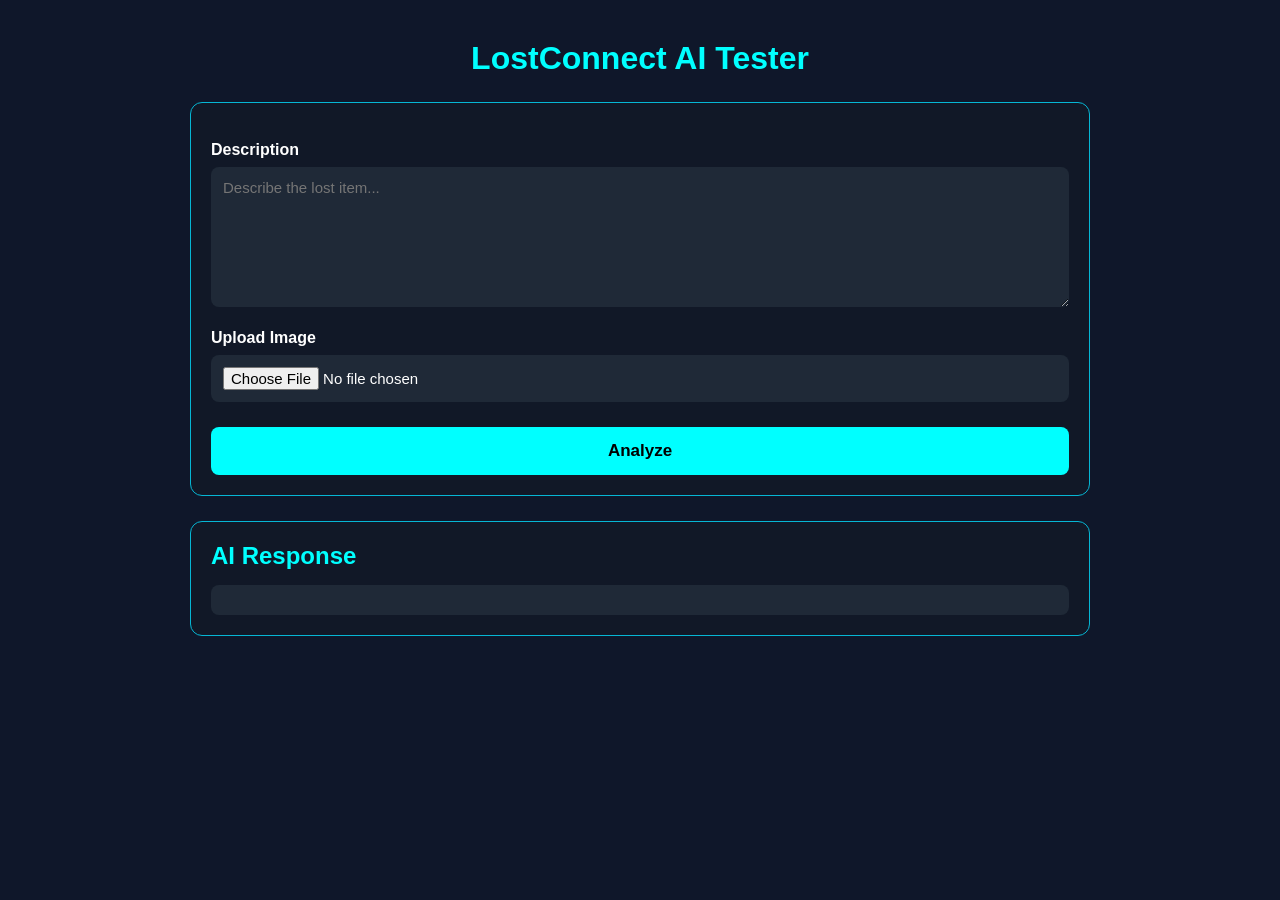
<file: testing_ui/index.html>
<!DOCTYPE html>
<html lang="en">

<head>
    <meta charset="UTF-8">
    <meta name="viewport" content="width=device-width, initial-scale=1.0">
    <title>LostConnect AI Tester</title>

    <link rel="stylesheet" href="style.css">
</head>

<body>

    <div class="container">

        <h1>LostConnect AI Tester</h1>

        <div class="card">


            <label>Description</label>
            <textarea id="description"
                placeholder="Describe the lost item..."></textarea>

            <label>Upload Image</label>
            <input type="file" id="image" accept="image/*">

            <img id="preview">

            <button id="analyzeBtn">
                Analyze
            </button>

        </div>

        <div class="result">

            <h2>AI Response</h2>

            <pre id="output"></pre>

        </div>

    </div>

    <script src="script.js"></script>

</body>

</html>
</file>
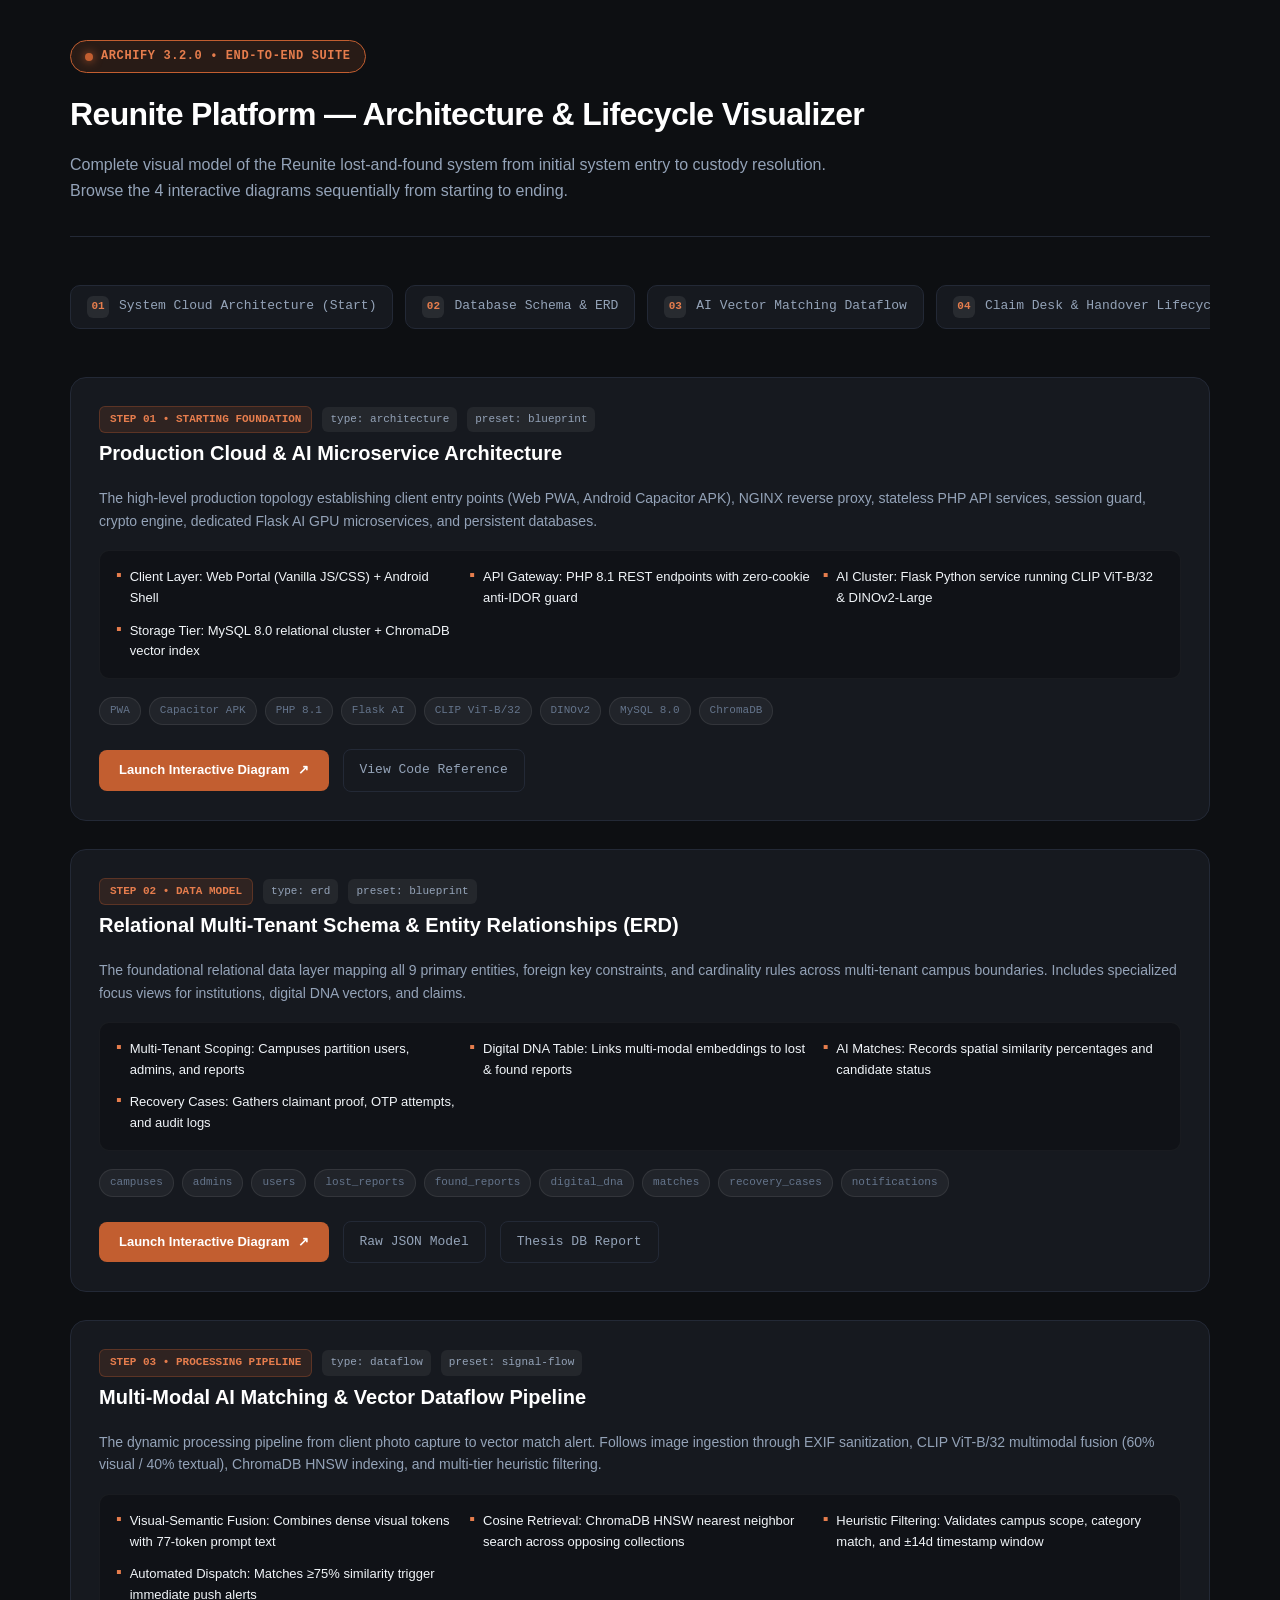
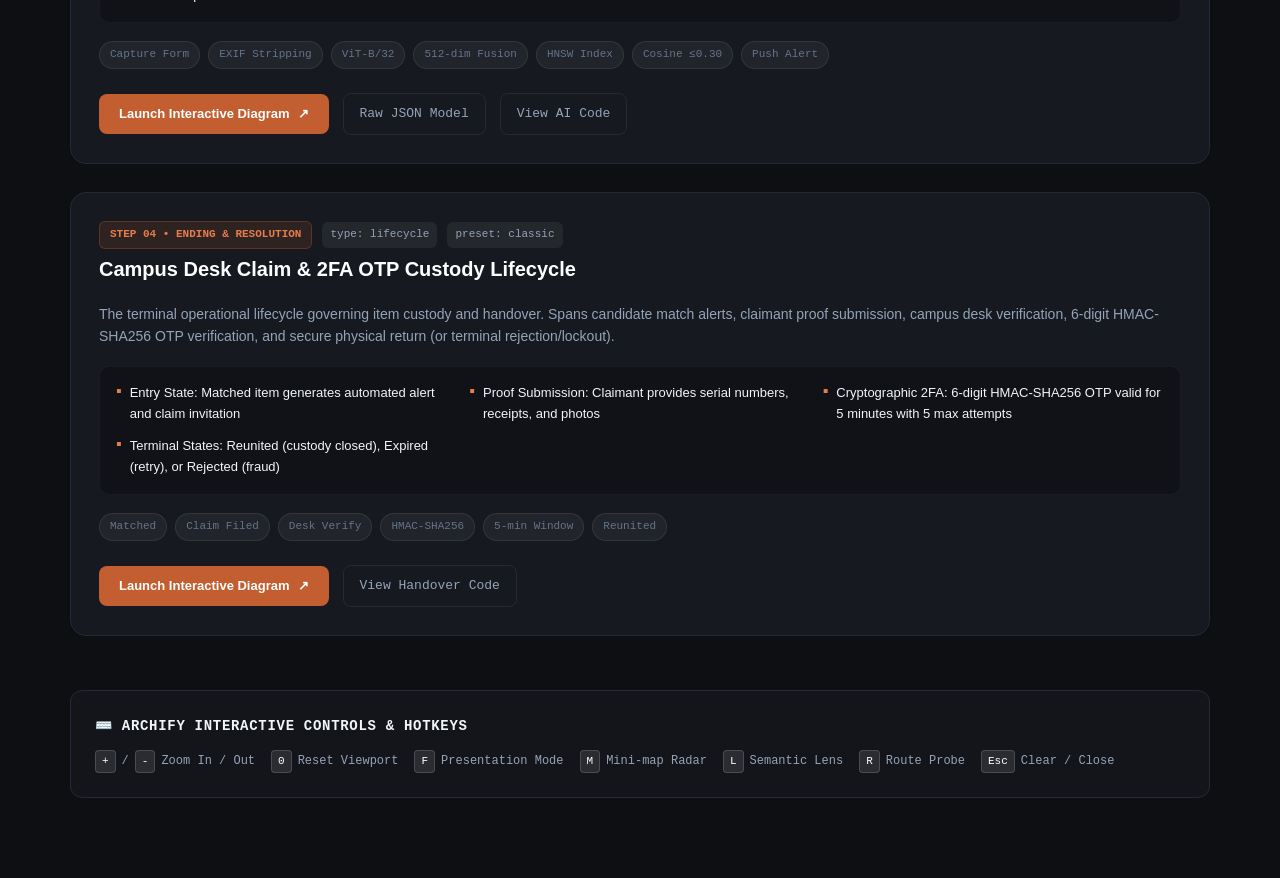
<file: documentation/archify/index.html>
<!DOCTYPE html>
<html lang="en">
<head>
  <meta charset="UTF-8">
  <meta name="viewport" content="width=device-width, initial-scale=1.0">
  <title>Reunite Platform — Archify Architecture Hub (End-to-End)</title>
  <style>
    :root {
      --bg: #0d0f12;
      --card-bg: #16191f;
      --card-border: #232936;
      --card-hover: #2b3345;
      --accent: #c25e30;
      --accent-glow: rgba(194, 94, 48, 0.25);
      --accent-light: #e67d4d;
      --text-main: #f1f5f9;
      --text-muted: #94a3b8;
      --text-sub: #64748b;
      --success: #10b981;
      --info: #38bdf8;
      --purple: #a855f7;
      --amber: #f59e0b;
      --font-mono: 'JetBrains Mono', ui-monospace, SFMono-Regular, Menlo, Monaco, Consolas, monospace;
      --font-sans: -apple-system, BlinkMacSystemFont, "Segoe UI", Roboto, Helvetica, Arial, sans-serif;
    }

    * { box-sizing: border-box; margin: 0; padding: 0; }

    body {
      background: var(--bg);
      color: var(--text-main);
      font-family: var(--font-sans);
      line-height: 1.6;
      padding: 40px 24px 80px;
      min-height: 100vh;
    }

    .container {
      max-width: 1140px;
      margin: 0 auto;
    }

    header {
      margin-bottom: 48px;
      padding-bottom: 32px;
      border-bottom: 1px solid var(--card-border);
      position: relative;
    }

    .badge-top {
      display: inline-flex;
      align-items: center;
      gap: 8px;
      background: rgba(194, 94, 48, 0.15);
      border: 1px solid var(--accent);
      color: var(--accent-light);
      padding: 6px 14px;
      border-radius: 9999px;
      font-size: 12px;
      font-family: var(--font-mono);
      font-weight: 600;
      letter-spacing: 0.05em;
      text-transform: uppercase;
      margin-bottom: 16px;
    }

    .badge-top::before {
      content: "";
      width: 8px;
      height: 8px;
      border-radius: 50%;
      background: var(--accent);
      box-shadow: 0 0 10px var(--accent);
    }

    h1 {
      font-size: 32px;
      font-weight: 700;
      letter-spacing: -0.02em;
      margin-bottom: 12px;
      color: #ffffff;
    }

    .subtitle {
      font-size: 16px;
      color: var(--text-muted);
      max-width: 760px;
    }

    .timeline-nav {
      display: flex;
      gap: 12px;
      margin-bottom: 40px;
      overflow-x: auto;
      padding-bottom: 8px;
    }

    .timeline-step {
      display: flex;
      align-items: center;
      gap: 10px;
      background: var(--card-bg);
      border: 1px solid var(--card-border);
      padding: 10px 16px;
      border-radius: 10px;
      font-family: var(--font-mono);
      font-size: 13px;
      color: var(--text-muted);
      text-decoration: none;
      white-space: nowrap;
      transition: all 0.2s ease;
    }

    .timeline-step:hover {
      border-color: var(--accent);
      color: var(--text-main);
      transform: translateY(-1px);
    }

    .step-num {
      width: 22px;
      height: 22px;
      border-radius: 6px;
      background: rgba(255, 255, 255, 0.08);
      display: flex;
      align-items: center;
      justify-content: center;
      font-size: 11px;
      font-weight: 700;
      color: var(--accent-light);
    }

    .grid {
      display: grid;
      grid-template-columns: 1fr;
      gap: 28px;
    }

    .card {
      background: var(--card-bg);
      border: 1px solid var(--card-border);
      border-radius: 16px;
      padding: 28px;
      transition: all 0.25s ease;
      position: relative;
      display: flex;
      flex-direction: column;
      gap: 18px;
    }

    .card:hover {
      border-color: var(--accent);
      box-shadow: 0 12px 32px var(--accent-glow);
    }

    .card-header {
      display: flex;
      align-items: flex-start;
      justify-content: space-between;
      gap: 16px;
      flex-wrap: wrap;
    }

    .card-meta {
      display: flex;
      align-items: center;
      gap: 10px;
      flex-wrap: wrap;
    }

    .step-tag {
      font-family: var(--font-mono);
      font-size: 11px;
      font-weight: 700;
      text-transform: uppercase;
      padding: 4px 10px;
      border-radius: 6px;
      background: rgba(194, 94, 48, 0.15);
      color: var(--accent-light);
      border: 1px solid rgba(194, 94, 48, 0.3);
    }

    .preset-tag {
      font-family: var(--font-mono);
      font-size: 11px;
      padding: 4px 8px;
      border-radius: 6px;
      background: rgba(255, 255, 255, 0.06);
      color: var(--text-muted);
    }

    .card-title {
      font-size: 20px;
      font-weight: 700;
      color: #ffffff;
      margin-top: 4px;
    }

    .card-desc {
      font-size: 14px;
      color: var(--text-muted);
      line-height: 1.6;
    }

    .highlights {
      display: grid;
      grid-template-columns: repeat(auto-fit, minmax(260px, 1fr));
      gap: 12px;
      background: rgba(0, 0, 0, 0.25);
      padding: 16px;
      border-radius: 10px;
      border: 1px solid rgba(255, 255, 255, 0.04);
    }

    .highlight-item {
      font-size: 13px;
      color: var(--text-main);
      display: flex;
      align-items: flex-start;
      gap: 8px;
    }

    .highlight-item::before {
      content: "▪";
      color: var(--accent-light);
      font-size: 16px;
      line-height: 1;
    }

    .pills {
      display: flex;
      flex-wrap: wrap;
      gap: 8px;
    }

    .pill {
      font-family: var(--font-mono);
      font-size: 11px;
      padding: 4px 10px;
      border-radius: 9999px;
      background: rgba(255, 255, 255, 0.05);
      color: var(--text-sub);
      border: 1px solid rgba(255, 255, 255, 0.08);
    }

    .actions {
      display: flex;
      align-items: center;
      gap: 14px;
      margin-top: 6px;
      flex-wrap: wrap;
    }

    .btn-launch {
      display: inline-flex;
      align-items: center;
      gap: 8px;
      background: var(--accent);
      color: #ffffff;
      padding: 10px 20px;
      border-radius: 8px;
      font-size: 13px;
      font-weight: 600;
      text-decoration: none;
      transition: background 0.2s ease, transform 0.1s ease;
    }

    .btn-launch:hover {
      background: var(--accent-light);
      transform: translateY(-1px);
    }

    .btn-secondary {
      display: inline-flex;
      align-items: center;
      gap: 6px;
      background: transparent;
      color: var(--text-muted);
      border: 1px solid var(--card-border);
      padding: 10px 16px;
      border-radius: 8px;
      font-size: 13px;
      font-family: var(--font-mono);
      text-decoration: none;
      transition: all 0.2s ease;
    }

    .btn-secondary:hover {
      border-color: var(--text-sub);
      color: var(--text-main);
    }

    .hotkey-banner {
      margin-top: 54px;
      padding: 24px;
      border-radius: 12px;
      background: rgba(22, 25, 31, 0.7);
      border: 1px solid var(--card-border);
      display: flex;
      flex-direction: column;
      gap: 12px;
    }

    .hotkey-title {
      font-size: 14px;
      font-weight: 600;
      color: var(--text-main);
      font-family: var(--font-mono);
      text-transform: uppercase;
      letter-spacing: 0.05em;
    }

    .hotkey-grid {
      display: flex;
      flex-wrap: wrap;
      gap: 16px;
    }

    .hotkey-item {
      font-size: 12px;
      color: var(--text-muted);
      display: flex;
      align-items: center;
      gap: 6px;
      font-family: var(--font-mono);
    }

    kbd {
      background: rgba(255, 255, 255, 0.1);
      border: 1px solid rgba(255, 255, 255, 0.15);
      border-radius: 4px;
      padding: 2px 6px;
      color: #ffffff;
      font-size: 11px;
    }
  </style>
</head>
<body>

  <div class="container">
    <header>
      <div class="badge-top">Archify 3.2.0 • End-to-End Suite</div>
      <h1>Reunite Platform — Architecture &amp; Lifecycle Visualizer</h1>
      <p class="subtitle">Complete visual model of the Reunite lost-and-found system from initial system entry to custody resolution. Browse the 4 interactive diagrams sequentially from starting to ending.</p>
    </header>

    <!-- Step Timeline Navigation -->
    <nav class="timeline-nav">
      <a href="#step-1" class="timeline-step">
        <span class="step-num">01</span>
        <span>System Cloud Architecture (Start)</span>
      </a>
      <a href="#step-2" class="timeline-step">
        <span class="step-num">02</span>
        <span>Database Schema &amp; ERD</span>
      </a>
      <a href="#step-3" class="timeline-step">
        <span class="step-num">03</span>
        <span>AI Vector Matching Dataflow</span>
      </a>
      <a href="#step-4" class="timeline-step">
        <span class="step-num">04</span>
        <span>Claim Desk &amp; Handover Lifecycle (End)</span>
      </a>
    </nav>

    <!-- Main Grid of Outcomes -->
    <main class="grid">

      <!-- STEP 1: Starting / Cloud Infrastructure -->
      <section id="step-1" class="card">
        <div class="card-header">
          <div>
            <div class="card-meta">
              <span class="step-tag">Step 01 • Starting Foundation</span>
              <span class="preset-tag">type: architecture</span>
              <span class="preset-tag">preset: blueprint</span>
            </div>
            <h2 class="card-title">Production Cloud &amp; AI Microservice Architecture</h2>
          </div>
        </div>
        <p class="card-desc">The high-level production topology establishing client entry points (Web PWA, Android Capacitor APK), NGINX reverse proxy, stateless PHP API services, session guard, crypto engine, dedicated Flask AI GPU microservices, and persistent databases.</p>
        
        <div class="highlights">
          <div class="highlight-item">Client Layer: Web Portal (Vanilla JS/CSS) + Android Shell</div>
          <div class="highlight-item">API Gateway: PHP 8.1 REST endpoints with zero-cookie anti-IDOR guard</div>
          <div class="highlight-item">AI Cluster: Flask Python service running CLIP ViT-B/32 &amp; DINOv2-Large</div>
          <div class="highlight-item">Storage Tier: MySQL 8.0 relational cluster + ChromaDB vector index</div>
        </div>

        <div class="pills">
          <span class="pill">PWA</span>
          <span class="pill">Capacitor APK</span>
          <span class="pill">PHP 8.1</span>
          <span class="pill">Flask AI</span>
          <span class="pill">CLIP ViT-B/32</span>
          <span class="pill">DINOv2</span>
          <span class="pill">MySQL 8.0</span>
          <span class="pill">ChromaDB</span>
        </div>

        <div class="actions">
          <a href="01_SYSTEM_CLOUD_ARCHITECTURE.html" target="_blank" class="btn-launch">
            <span>Launch Interactive Diagram</span>
            <span>↗</span>
          </a>
          <a href="../01_DATABASE_AND_CONFIG_CODE.md" class="btn-secondary">View Code Reference</a>
        </div>
      </section>

      <!-- STEP 2: Database Schema & Entity Relationships -->
      <section id="step-2" class="card">
        <div class="card-header">
          <div>
            <div class="card-meta">
              <span class="step-tag">Step 02 • Data Model</span>
              <span class="preset-tag">type: erd</span>
              <span class="preset-tag">preset: blueprint</span>
            </div>
            <h2 class="card-title">Relational Multi-Tenant Schema &amp; Entity Relationships (ERD)</h2>
          </div>
        </div>
        <p class="card-desc">The foundational relational data layer mapping all 9 primary entities, foreign key constraints, and cardinality rules across multi-tenant campus boundaries. Includes specialized focus views for institutions, digital DNA vectors, and claims.</p>
        
        <div class="highlights">
          <div class="highlight-item">Multi-Tenant Scoping: Campuses partition users, admins, and reports</div>
          <div class="highlight-item">Digital DNA Table: Links multi-modal embeddings to lost &amp; found reports</div>
          <div class="highlight-item">AI Matches: Records spatial similarity percentages and candidate status</div>
          <div class="highlight-item">Recovery Cases: Gathers claimant proof, OTP attempts, and audit logs</div>
        </div>

        <div class="pills">
          <span class="pill">campuses</span>
          <span class="pill">admins</span>
          <span class="pill">users</span>
          <span class="pill">lost_reports</span>
          <span class="pill">found_reports</span>
          <span class="pill">digital_dna</span>
          <span class="pill">matches</span>
          <span class="pill">recovery_cases</span>
          <span class="pill">notifications</span>
        </div>

        <div class="actions">
          <a href="02_DATABASE_RELATIONSHIPS_ERD.html" target="_blank" class="btn-launch">
            <span>Launch Interactive Diagram</span>
            <span>↗</span>
          </a>
          <a href="specs/reunite_database.erd.json" class="btn-secondary">Raw JSON Model</a>
          <a href="../8.5_DATABASE_STRUCTURE.md" class="btn-secondary">Thesis DB Report</a>
        </div>
      </section>

      <!-- STEP 3: Operational Ingestion & AI Vector Pipeline -->
      <section id="step-3" class="card">
        <div class="card-header">
          <div>
            <div class="card-meta">
              <span class="step-tag">Step 03 • Processing Pipeline</span>
              <span class="preset-tag">type: dataflow</span>
              <span class="preset-tag">preset: signal-flow</span>
            </div>
            <h2 class="card-title">Multi-Modal AI Matching &amp; Vector Dataflow Pipeline</h2>
          </div>
        </div>
        <p class="card-desc">The dynamic processing pipeline from client photo capture to vector match alert. Follows image ingestion through EXIF sanitization, CLIP ViT-B/32 multimodal fusion (60% visual / 40% textual), ChromaDB HNSW indexing, and multi-tier heuristic filtering.</p>
        
        <div class="highlights">
          <div class="highlight-item">Visual-Semantic Fusion: Combines dense visual tokens with 77-token prompt text</div>
          <div class="highlight-item">Cosine Retrieval: ChromaDB HNSW nearest neighbor search across opposing collections</div>
          <div class="highlight-item">Heuristic Filtering: Validates campus scope, category match, and &plusmn;14d timestamp window</div>
          <div class="highlight-item">Automated Dispatch: Matches &ge;75% similarity trigger immediate push alerts</div>
        </div>

        <div class="pills">
          <span class="pill">Capture Form</span>
          <span class="pill">EXIF Stripping</span>
          <span class="pill">ViT-B/32</span>
          <span class="pill">512-dim Fusion</span>
          <span class="pill">HNSW Index</span>
          <span class="pill">Cosine &le;0.30</span>
          <span class="pill">Push Alert</span>
        </div>

        <div class="actions">
          <a href="03_AI_MATCHING_VECTOR_DATAFLOW.html" target="_blank" class="btn-launch">
            <span>Launch Interactive Diagram</span>
            <span>↗</span>
          </a>
          <a href="specs/reunite_ai_matching.dataflow.json" class="btn-secondary">Raw JSON Model</a>
          <a href="../03_AI_MATCHING_AND_CHROMADB_CODE.md" class="btn-secondary">View AI Code</a>
        </div>
      </section>

      <!-- STEP 4: Ending / Claim Desk Handover Lifecycle -->
      <section id="step-4" class="card">
        <div class="card-header">
          <div>
            <div class="card-meta">
              <span class="step-tag">Step 04 • Ending &amp; Resolution</span>
              <span class="preset-tag">type: lifecycle</span>
              <span class="preset-tag">preset: classic</span>
            </div>
            <h2 class="card-title">Campus Desk Claim &amp; 2FA OTP Custody Lifecycle</h2>
          </div>
        </div>
        <p class="card-desc">The terminal operational lifecycle governing item custody and handover. Spans candidate match alerts, claimant proof submission, campus desk verification, 6-digit HMAC-SHA256 OTP verification, and secure physical return (or terminal rejection/lockout).</p>
        
        <div class="highlights">
          <div class="highlight-item">Entry State: Matched item generates automated alert and claim invitation</div>
          <div class="highlight-item">Proof Submission: Claimant provides serial numbers, receipts, and photos</div>
          <div class="highlight-item">Cryptographic 2FA: 6-digit HMAC-SHA256 OTP valid for 5 minutes with 5 max attempts</div>
          <div class="highlight-item">Terminal States: Reunited (custody closed), Expired (retry), or Rejected (fraud)</div>
        </div>

        <div class="pills">
          <span class="pill">Matched</span>
          <span class="pill">Claim Filed</span>
          <span class="pill">Desk Verify</span>
          <span class="pill">HMAC-SHA256</span>
          <span class="pill">5-min Window</span>
          <span class="pill">Reunited</span>
        </div>

        <div class="actions">
          <a href="04_CLAIM_DESK_HANDOVER_LIFECYCLE.html" target="_blank" class="btn-launch">
            <span>Launch Interactive Diagram</span>
            <span>↗</span>
          </a>
          <a href="../04_CLAIM_VERIFICATION_AND_OTP_CODE.md" class="btn-secondary">View Handover Code</a>
        </div>
      </section>

    </main>

    <!-- Viewer Hotkey Reference -->
    <div class="hotkey-banner">
      <div class="hotkey-title">⌨️ Archify Interactive Controls &amp; Hotkeys</div>
      <div class="hotkey-grid">
        <div class="hotkey-item"><kbd>+</kbd> / <kbd>-</kbd> Zoom In / Out</div>
        <div class="hotkey-item"><kbd>0</kbd> Reset Viewport</div>
        <div class="hotkey-item"><kbd>F</kbd> Presentation Mode</div>
        <div class="hotkey-item"><kbd>M</kbd> Mini-map Radar</div>
        <div class="hotkey-item"><kbd>L</kbd> Semantic Lens</div>
        <div class="hotkey-item"><kbd>R</kbd> Route Probe</div>
        <div class="hotkey-item"><kbd>Esc</kbd> Clear / Close</div>
      </div>
    </div>

  </div>

</body>
</html>
</file>
<file: testing_ui/style.css>
* {
    margin: 0;
    padding: 0;
    box-sizing: border-box;
    font-family: Arial, Helvetica, sans-serif;
}

body {
    background: #0F172A;
    color: white;
    display: flex;
    justify-content: center;
    padding: 40px;
}

.container {
    width: 900px;
}

h1 {
    text-align: center;
    margin-bottom: 25px;
    color: #00FFFF;
}

.card,
.result {
    background: #111827;
    border: 1px solid #06B6D4;
    border-radius: 12px;
    padding: 20px;
    margin-bottom: 25px;
}

label {
    display: block;
    margin-top: 18px;
    margin-bottom: 8px;
    font-weight: bold;
}

input[type="text"],
textarea,
input[type="file"] {
    width: 100%;
    padding: 12px;
    border: none;
    border-radius: 8px;
    background: #1F2937;
    color: white;
    font-size: 15px;
}

textarea {
    height: 140px;
    resize: vertical;
}

input:focus,
textarea:focus {
    outline: 2px solid #00FFFF;
}

button {
    width: 100%;
    margin-top: 25px;
    padding: 14px;
    font-size: 17px;
    font-weight: bold;
    border: none;
    border-radius: 8px;
    background: #00FFFF;
    color: black;
    cursor: pointer;
    transition: .25s;
}

button:hover {
    background: #06B6D4;
}

#preview {
    display: none;
    margin-top: 20px;
    width: 250px;
    border-radius: 10px;
    border: 2px solid #06B6D4;
}

.result h2 {
    color: #00FFFF;
    margin-bottom: 15px;
}

pre {
    background: #1F2937;
    padding: 15px;
    border-radius: 8px;
    overflow-x: auto;
    white-space: pre-wrap;
    word-wrap: break-word;
    color: #7CFFB2;
}
</file>
